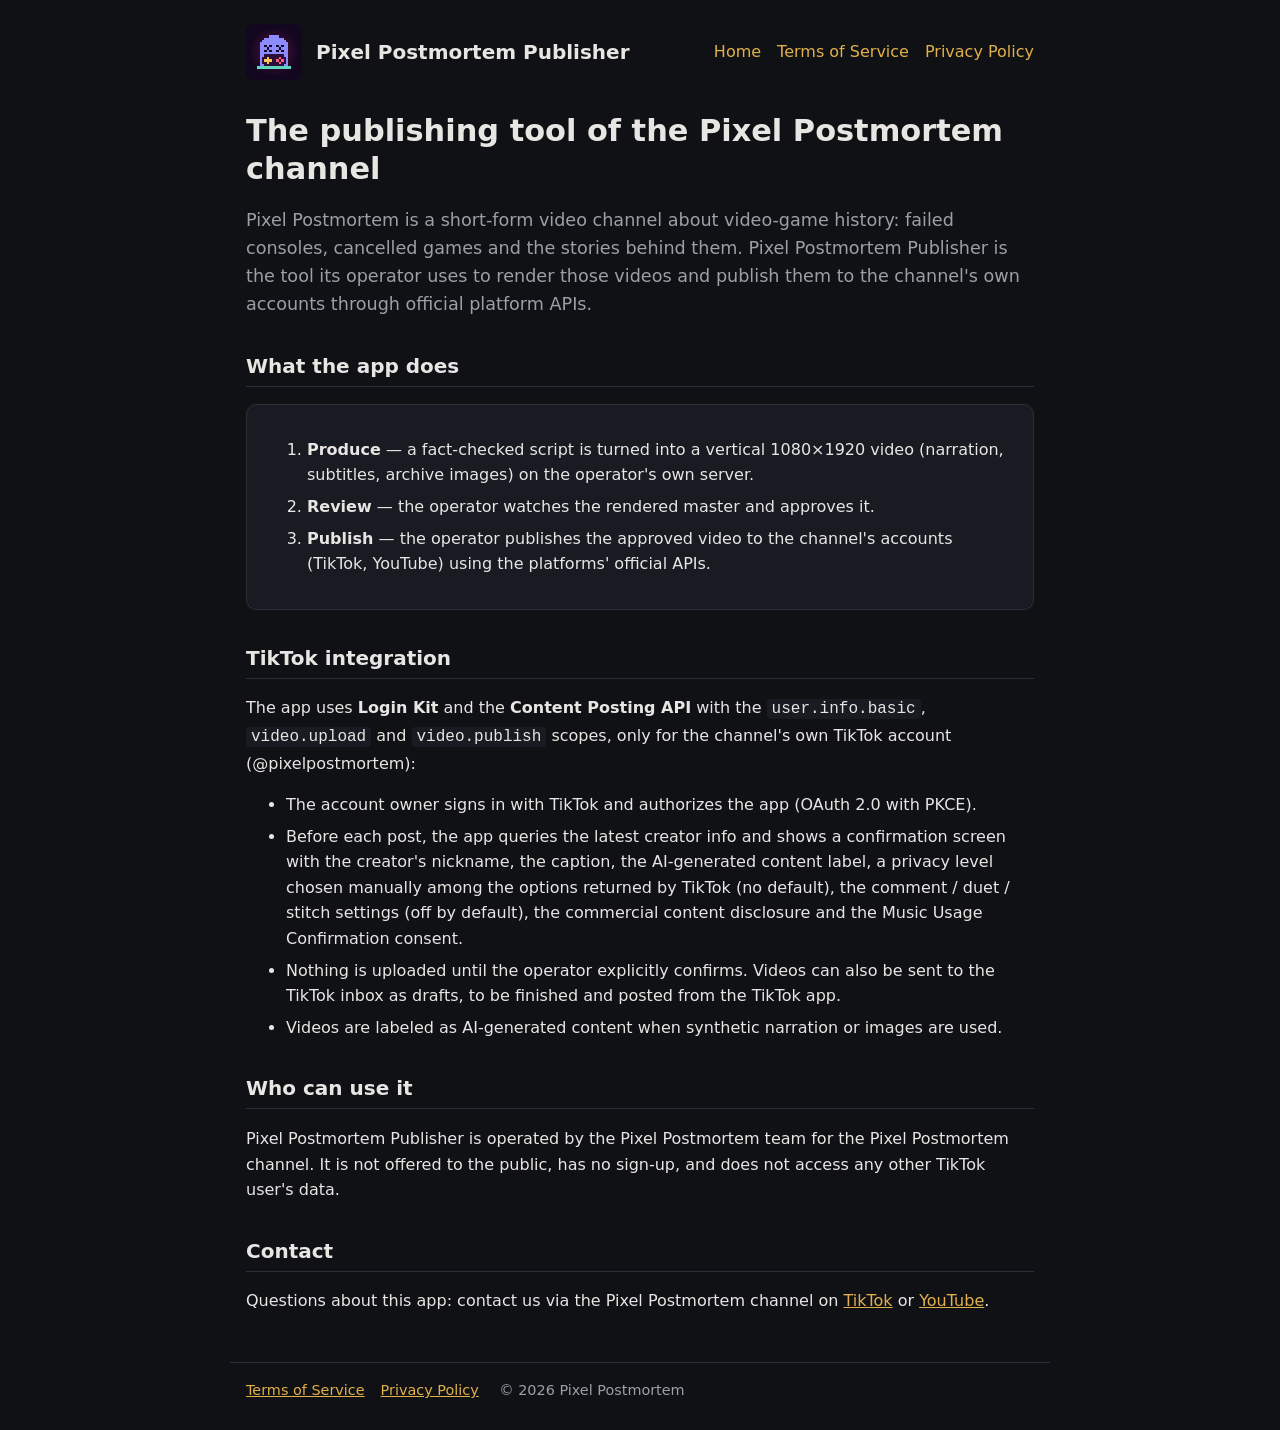
<file: index.html>
<!doctype html>
<html lang="en">
<head>
<meta charset="utf-8">
<meta name="viewport" content="width=device-width,initial-scale=1">
<title>Pixel Postmortem Publisher</title>
<meta name="description" content="Pixel Postmortem Publisher is the publishing tool behind the Pixel Postmortem video-game history channel.">
<link rel="icon" href="icon.png">
<link rel="stylesheet" href="style.css">
</head>
<body>
<header>
  <img src="icon.png" alt="Pixel Postmortem logo">
  <a class="brand" href="./">Pixel Postmortem Publisher</a>
  <nav><a href="./">Home</a><a href="terms.html">Terms of Service</a><a href="privacy.html">Privacy Policy</a></nav>
</header>
<main>
  <h1>The publishing tool of the Pixel Postmortem channel</h1>
  <p class="lead">Pixel Postmortem is a short-form video channel about video-game history: failed consoles,
  cancelled games and the stories behind them. Pixel Postmortem Publisher is the tool its operator uses to
  render those videos and publish them to the channel's own accounts through official platform APIs.</p>

  <h2>What the app does</h2>
  <div class="card">
    <ol>
      <li><strong>Produce</strong> &mdash; a fact-checked script is turned into a vertical 1080&times;1920 video
      (narration, subtitles, archive images) on the operator's own server.</li>
      <li><strong>Review</strong> &mdash; the operator watches the rendered master and approves it.</li>
      <li><strong>Publish</strong> &mdash; the operator publishes the approved video to the channel's accounts
      (TikTok, YouTube) using the platforms' official APIs.</li>
    </ol>
  </div>

  <h2>TikTok integration</h2>
  <p>The app uses <strong>Login Kit</strong> and the <strong>Content Posting API</strong> with the
  <code>user.info.basic</code>, <code>video.upload</code> and <code>video.publish</code> scopes, only for the
  channel's own TikTok account (@pixelpostmortem):</p>
  <ul>
    <li>The account owner signs in with TikTok and authorizes the app (OAuth 2.0 with PKCE).</li>
    <li>Before each post, the app queries the latest creator info and shows a confirmation screen with the
    creator's nickname, the caption, the AI-generated content label, a privacy level chosen manually among
    the options returned by TikTok (no default), the comment / duet / stitch settings (off by default), the
    commercial content disclosure and the Music Usage Confirmation consent.</li>
    <li>Nothing is uploaded until the operator explicitly confirms. Videos can also be sent to the TikTok
    inbox as drafts, to be finished and posted from the TikTok app.</li>
    <li>Videos are labeled as AI-generated content when synthetic narration or images are used.</li>
  </ul>

  <h2>Who can use it</h2>
  <p>Pixel Postmortem Publisher is operated by the Pixel Postmortem team for the Pixel Postmortem channel.
  It is not offered to the public, has no sign-up, and does not access any other TikTok user's data.</p>

  <h2>Contact</h2>
  <p>Questions about this app: contact us via the Pixel Postmortem channel on
  <a href="https://www.tiktok.com/@pixelpostmortem">TikTok</a> or
  <a href="https://www.youtube.com/@pixelpostmortemhq">YouTube</a>.</p>
</main>
<footer>
  <a href="terms.html">Terms of Service</a><a href="privacy.html">Privacy Policy</a>
  <span>&copy; 2026 Pixel Postmortem</span>
</footer>
</body>
</html>
</file>
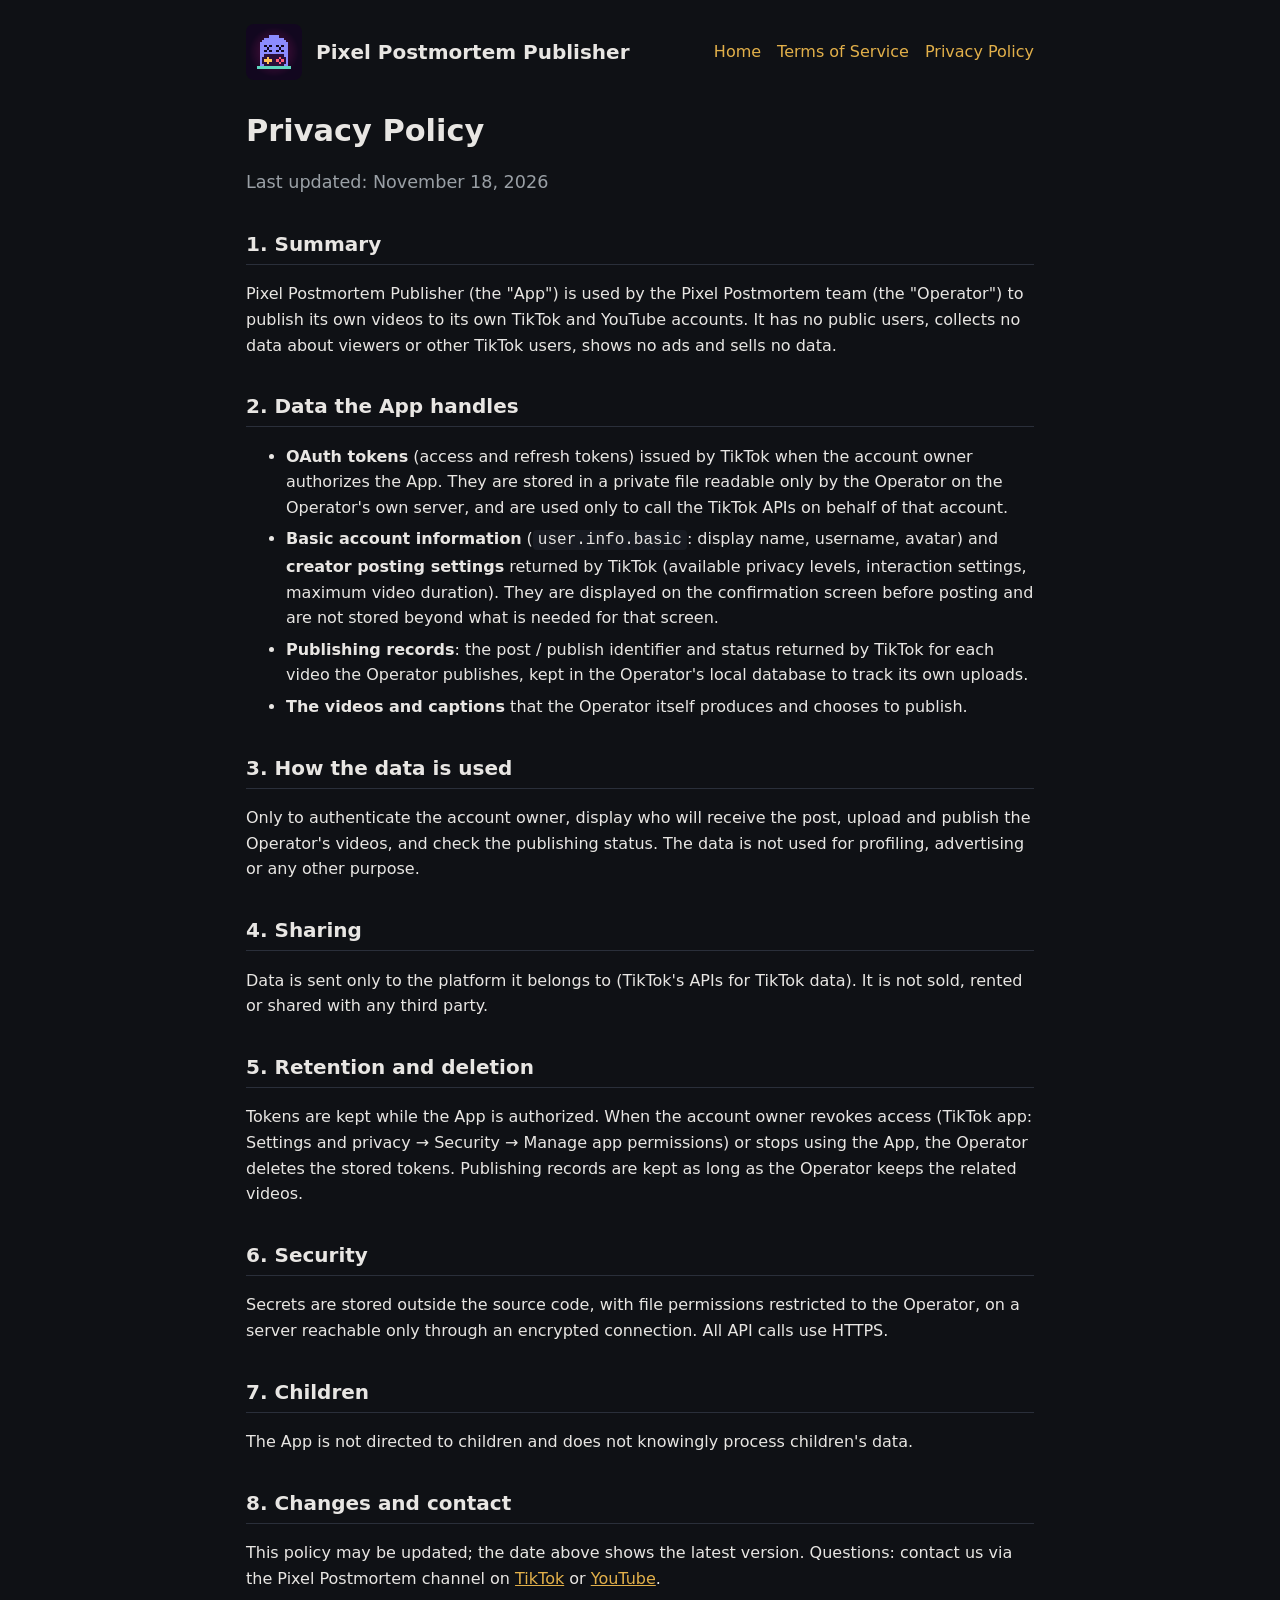
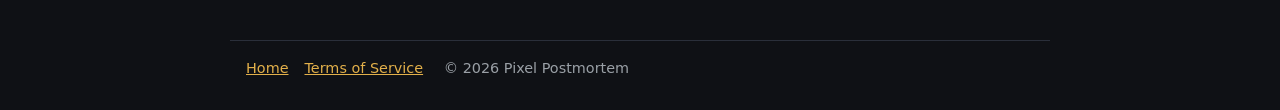
<file: privacy.html>
<!doctype html>
<html lang="en">
<head>
<meta charset="utf-8">
<meta name="viewport" content="width=device-width,initial-scale=1">
<title>Privacy Policy</title>
<link rel="icon" href="icon.png">
<link rel="stylesheet" href="style.css">
</head>
<body>
<header>
  <img src="icon.png" alt="Pixel Postmortem logo">
  <a class="brand" href="./">Pixel Postmortem Publisher</a>
  <nav><a href="./">Home</a><a href="terms.html">Terms of Service</a><a href="privacy.html">Privacy Policy</a></nav>
</header>
<main>
  <h1>Privacy Policy</h1>
  <p class="lead">Last updated: November 18, 2026</p>

  <h2>1. Summary</h2>
  <p>Pixel Postmortem Publisher (the "App") is used by the Pixel Postmortem team (the "Operator") to publish
  its own videos to its own TikTok and YouTube accounts. It has no public users, collects no data about
  viewers or other TikTok users, shows no ads and sells no data.</p>

  <h2>2. Data the App handles</h2>
  <ul>
    <li><strong>OAuth tokens</strong> (access and refresh tokens) issued by TikTok when the account owner
    authorizes the App. They are stored in a private file readable only by the Operator on the Operator's
    own server, and are used only to call the TikTok APIs on behalf of that account.</li>
    <li><strong>Basic account information</strong> (<code>user.info.basic</code>: display name, username,
    avatar) and <strong>creator posting settings</strong> returned by TikTok (available privacy levels,
    interaction settings, maximum video duration). They are displayed on the confirmation screen before
    posting and are not stored beyond what is needed for that screen.</li>
    <li><strong>Publishing records</strong>: the post / publish identifier and status returned by TikTok for
    each video the Operator publishes, kept in the Operator's local database to track its own uploads.</li>
    <li><strong>The videos and captions</strong> that the Operator itself produces and chooses to publish.</li>
  </ul>

  <h2>3. How the data is used</h2>
  <p>Only to authenticate the account owner, display who will receive the post, upload and publish the
  Operator's videos, and check the publishing status. The data is not used for profiling, advertising or
  any other purpose.</p>

  <h2>4. Sharing</h2>
  <p>Data is sent only to the platform it belongs to (TikTok's APIs for TikTok data). It is not sold,
  rented or shared with any third party.</p>

  <h2>5. Retention and deletion</h2>
  <p>Tokens are kept while the App is authorized. When the account owner revokes access (TikTok app:
  Settings and privacy &rarr; Security &rarr; Manage app permissions) or stops using the App, the Operator
  deletes the stored tokens. Publishing records are kept as long as the Operator keeps the related videos.</p>

  <h2>6. Security</h2>
  <p>Secrets are stored outside the source code, with file permissions restricted to the Operator, on a
  server reachable only through an encrypted connection. All API calls use HTTPS.</p>

  <h2>7. Children</h2>
  <p>The App is not directed to children and does not knowingly process children's data.</p>

  <h2>8. Changes and contact</h2>
  <p>This policy may be updated; the date above shows the latest version. Questions: contact us via the
  Pixel Postmortem channel on <a href="https://www.tiktok.com/@pixelpostmortem">TikTok</a> or
  <a href="https://www.youtube.com/@pixelpostmortemhq">YouTube</a>.</p>
</main>
<footer>
  <a href="./">Home</a><a href="terms.html">Terms of Service</a>
  <span>&copy; 2026 Pixel Postmortem</span>
</footer>
</body>
</html>
</file>
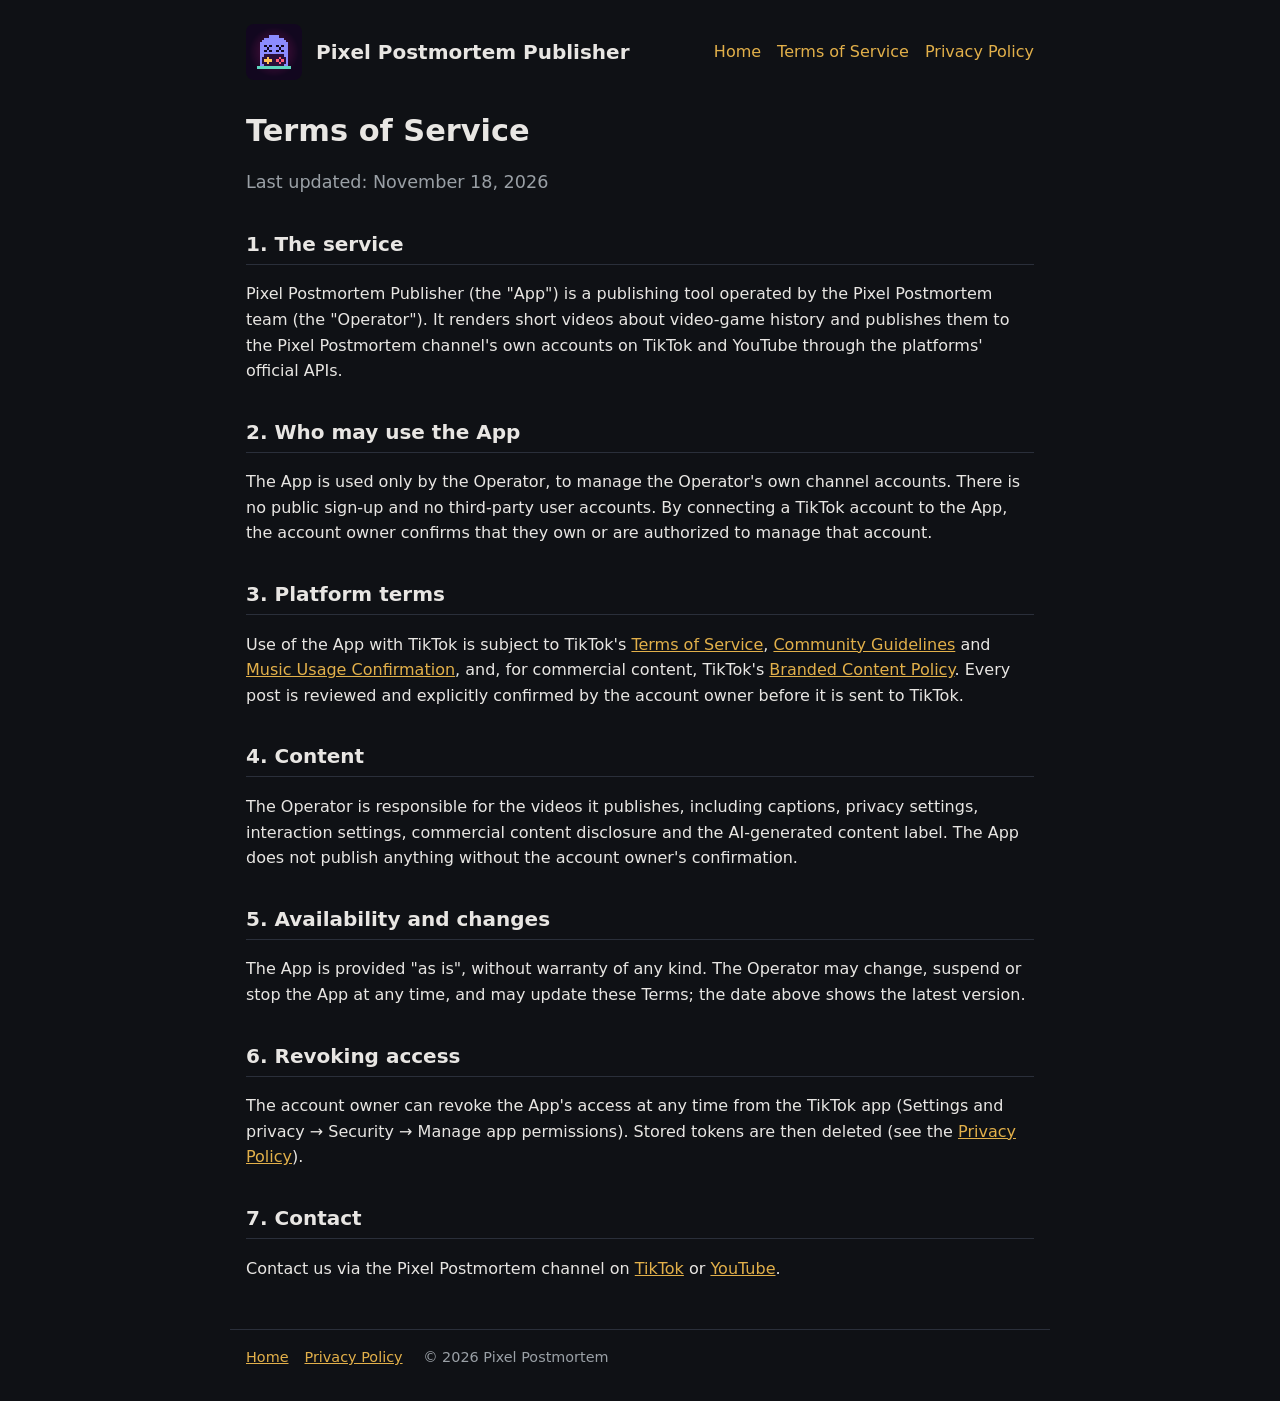
<file: terms.html>
<!doctype html>
<html lang="en">
<head>
<meta charset="utf-8">
<meta name="viewport" content="width=device-width,initial-scale=1">
<title>Terms of Service</title>
<link rel="icon" href="icon.png">
<link rel="stylesheet" href="style.css">
</head>
<body>
<header>
  <img src="icon.png" alt="Pixel Postmortem logo">
  <a class="brand" href="./">Pixel Postmortem Publisher</a>
  <nav><a href="./">Home</a><a href="terms.html">Terms of Service</a><a href="privacy.html">Privacy Policy</a></nav>
</header>
<main>
  <h1>Terms of Service</h1>
  <p class="lead">Last updated: November 18, 2026</p>

  <h2>1. The service</h2>
  <p>Pixel Postmortem Publisher (the "App") is a publishing tool operated by the Pixel Postmortem team
  (the "Operator"). It renders short videos about video-game history and publishes them to the Pixel
  Postmortem channel's own accounts on TikTok and YouTube through the platforms' official APIs.</p>

  <h2>2. Who may use the App</h2>
  <p>The App is used only by the Operator, to manage the Operator's own channel accounts. There is no public
  sign-up and no third-party user accounts. By connecting a TikTok account to the App, the account owner
  confirms that they own or are authorized to manage that account.</p>

  <h2>3. Platform terms</h2>
  <p>Use of the App with TikTok is subject to TikTok's
  <a href="https://www.tiktok.com/legal/terms-of-service">Terms of Service</a>,
  <a href="https://www.tiktok.com/community-guidelines">Community Guidelines</a> and
  <a href="https://www.tiktok.com/legal/page/global/music-usage-confirmation/en">Music Usage Confirmation</a>,
  and, for commercial content, TikTok's
  <a href="https://www.tiktok.com/legal/page/global/bc-policy/en">Branded Content Policy</a>.
  Every post is reviewed and explicitly confirmed by the account owner before it is sent to TikTok.</p>

  <h2>4. Content</h2>
  <p>The Operator is responsible for the videos it publishes, including captions, privacy settings,
  interaction settings, commercial content disclosure and the AI-generated content label. The App does not
  publish anything without the account owner's confirmation.</p>

  <h2>5. Availability and changes</h2>
  <p>The App is provided "as is", without warranty of any kind. The Operator may change, suspend or stop the
  App at any time, and may update these Terms; the date above shows the latest version.</p>

  <h2>6. Revoking access</h2>
  <p>The account owner can revoke the App's access at any time from the TikTok app
  (Settings and privacy &rarr; Security &rarr; Manage app permissions). Stored tokens are then deleted
  (see the <a href="privacy.html">Privacy Policy</a>).</p>

  <h2>7. Contact</h2>
  <p>Contact us via the Pixel Postmortem channel on
  <a href="https://www.tiktok.com/@pixelpostmortem">TikTok</a> or
  <a href="https://www.youtube.com/@pixelpostmortemhq">YouTube</a>.</p>
</main>
<footer>
  <a href="./">Home</a><a href="privacy.html">Privacy Policy</a>
  <span>&copy; 2026 Pixel Postmortem</span>
</footer>
</body>
</html>
</file>
<file: style.css>
:root{--bg:#0f1115;--fg:#e8e6e3;--muted:#9aa0a6;--accent:#e2b04a;--card:#181b22;--line:#2a2f3a}
*{box-sizing:border-box}
body{margin:0;background:var(--bg);color:var(--fg);font:16px/1.6 system-ui,-apple-system,"Segoe UI",Roboto,sans-serif}
a{color:var(--accent)}
header,main,footer{max-width:820px;margin:0 auto;padding:0 16px}
header{display:flex;align-items:center;gap:14px;padding-top:24px;flex-wrap:wrap}
header img{width:56px;height:56px;image-rendering:pixelated;border-radius:8px}
header .brand{font-weight:700;font-size:1.25rem;color:var(--fg);text-decoration:none}
nav{margin-left:auto;display:flex;gap:16px;flex-wrap:wrap}
nav a{text-decoration:none}
h1{font-size:1.9rem;line-height:1.25;margin:32px 0 8px}
h2{font-size:1.25rem;margin-top:32px;border-bottom:1px solid var(--line);padding-bottom:4px}
.lead{color:var(--muted);font-size:1.1rem}
.card{background:var(--card);border:1px solid var(--line);border-radius:10px;padding:16px 20px;margin:16px 0}
ol li,ul li{margin:6px 0}
code{background:var(--card);padding:1px 5px;border-radius:4px}
footer{border-top:1px solid var(--line);margin-top:48px;padding-top:16px;padding-bottom:32px;color:var(--muted);font-size:.9rem}
footer a{margin-right:16px}
</file>
